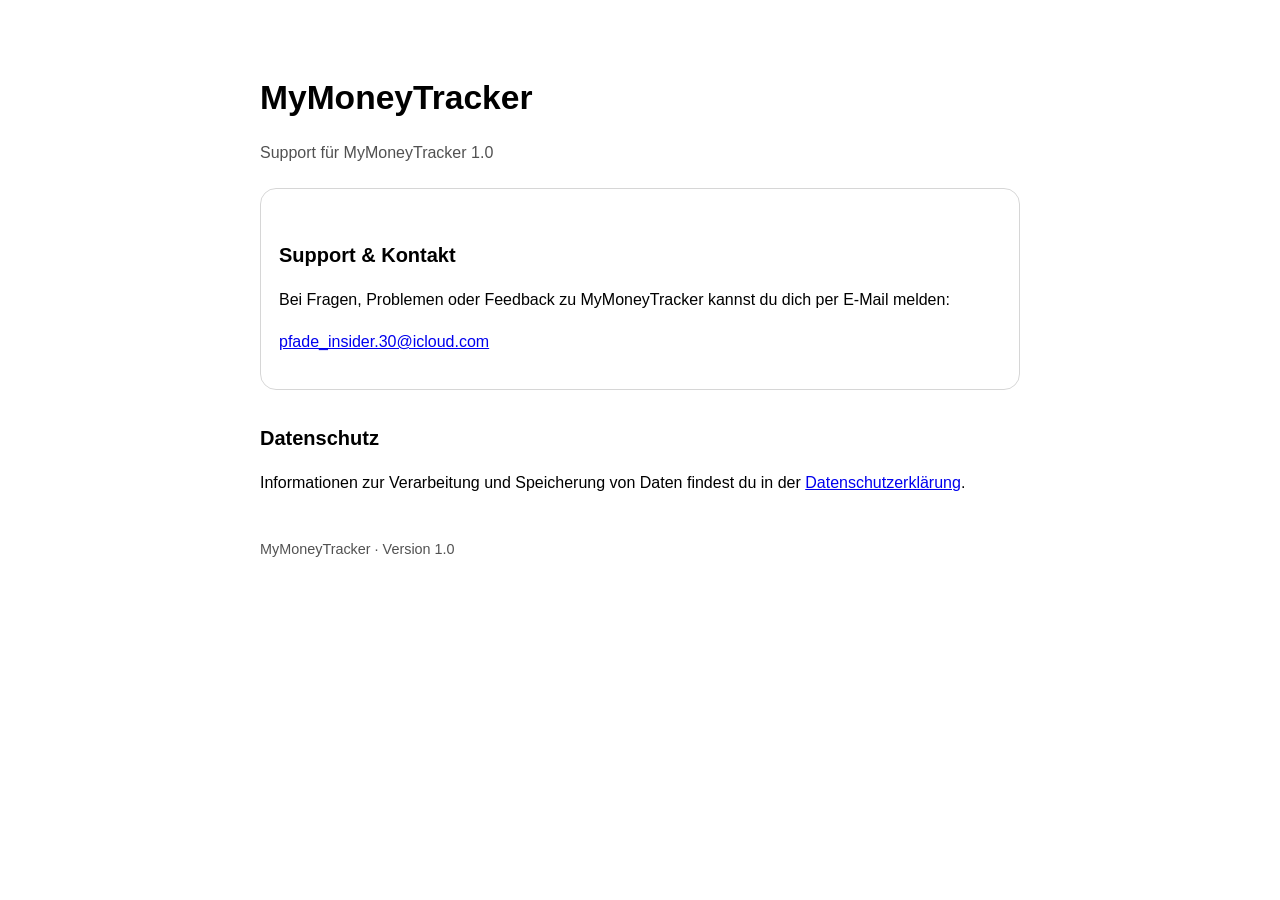
<file: index.html>
<!doctype html>
<html lang="de">
<head>
  <meta charset="utf-8">
  <meta name="viewport" content="width=device-width, initial-scale=1">
  <title>MyMoneyTracker – Support</title>
  <meta name="description" content="Support und Datenschutz für MyMoneyTracker.">
  <link rel="stylesheet" href="style.css">
</head>
<body>
<main>
  <h1>MyMoneyTracker</h1>
  <p class="muted">Support für MyMoneyTracker 1.0</p>

  <div class="card">
    <h2>Support & Kontakt</h2>
    <p>Bei Fragen, Problemen oder Feedback zu MyMoneyTracker kannst du dich per E-Mail melden:</p>
    <p><a href="mailto:pfade_insider.30@icloud.com">pfade_insider.30@icloud.com</a></p>
  </div>

  <h2>Datenschutz</h2>
  <p>Informationen zur Verarbeitung und Speicherung von Daten findest du in der
     <a href="privacy/">Datenschutzerklärung</a>.</p>

  <footer>MyMoneyTracker · Version 1.0</footer>
</main>
</body>
</html>
</file>
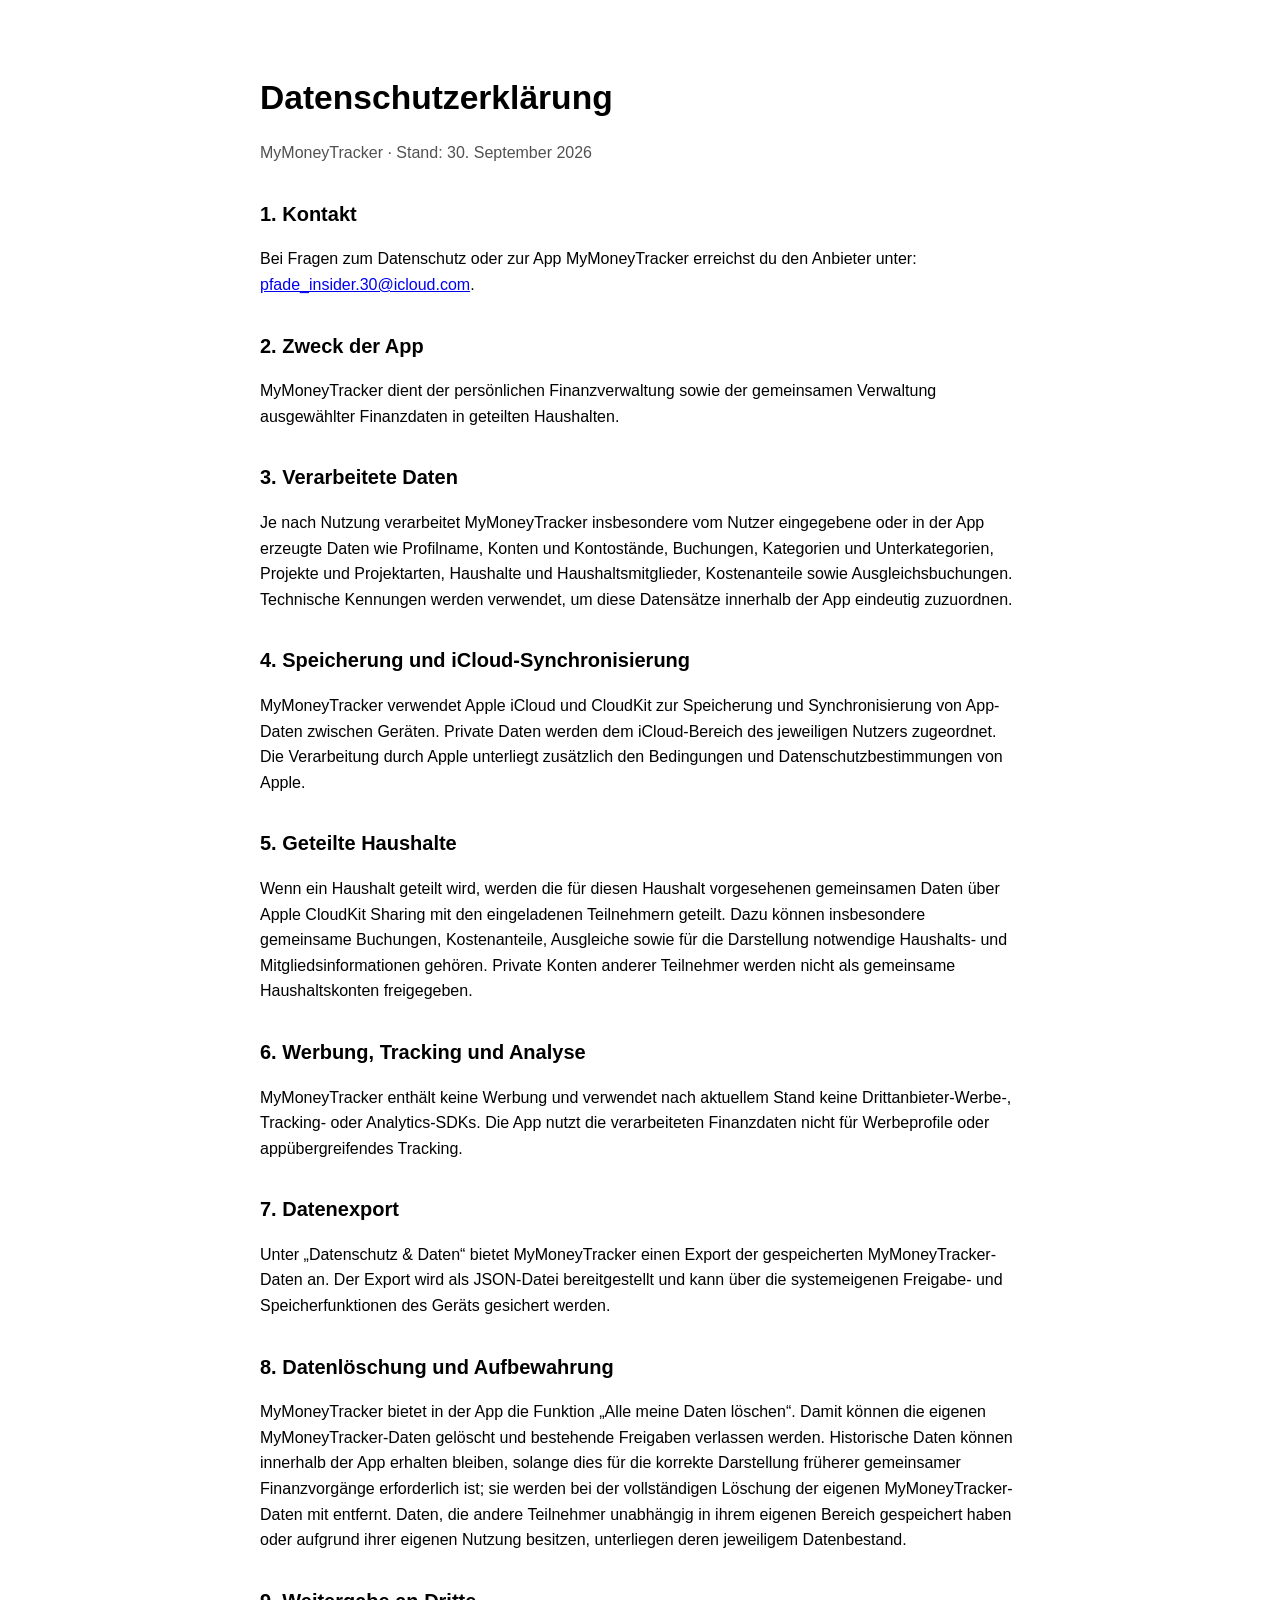
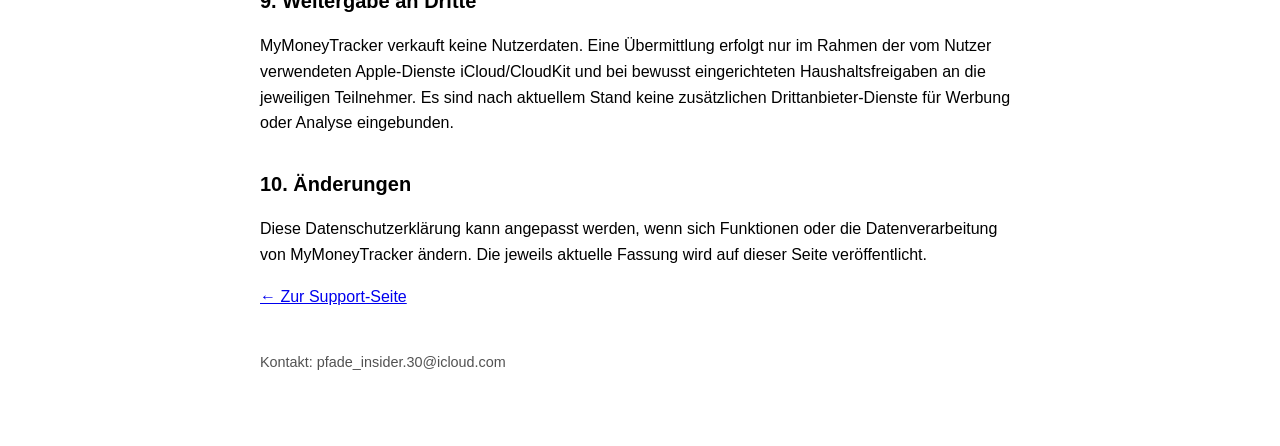
<file: privacy/index.html>
<!doctype html>
<html lang="de">
<head>
  <meta charset="utf-8">
  <meta name="viewport" content="width=device-width, initial-scale=1">
  <title>MyMoneyTracker – Datenschutzerklärung</title>
  <meta name="description" content="Datenschutzerklärung für MyMoneyTracker.">
  <link rel="stylesheet" href="../style.css">
</head>
<body>
<main>
  <h1>Datenschutzerklärung</h1>
  <p class="muted">MyMoneyTracker · Stand: 30. September 2026</p>

  <h2>1. Kontakt</h2>
  <p>Bei Fragen zum Datenschutz oder zur App MyMoneyTracker erreichst du den Anbieter unter:
     <a href="mailto:pfade_insider.30@icloud.com">pfade_insider.30@icloud.com</a>.</p>

  <h2>2. Zweck der App</h2>
  <p>MyMoneyTracker dient der persönlichen Finanzverwaltung sowie der gemeinsamen Verwaltung
     ausgewählter Finanzdaten in geteilten Haushalten.</p>

  <h2>3. Verarbeitete Daten</h2>
  <p>Je nach Nutzung verarbeitet MyMoneyTracker insbesondere vom Nutzer eingegebene oder in der
     App erzeugte Daten wie Profilname, Konten und Kontostände, Buchungen, Kategorien und
     Unterkategorien, Projekte und Projektarten, Haushalte und Haushaltsmitglieder,
     Kostenanteile sowie Ausgleichsbuchungen. Technische Kennungen werden verwendet, um diese
     Datensätze innerhalb der App eindeutig zuzuordnen.</p>

  <h2>4. Speicherung und iCloud-Synchronisierung</h2>
  <p>MyMoneyTracker verwendet Apple iCloud und CloudKit zur Speicherung und Synchronisierung
     von App-Daten zwischen Geräten. Private Daten werden dem iCloud-Bereich des jeweiligen
     Nutzers zugeordnet. Die Verarbeitung durch Apple unterliegt zusätzlich den Bedingungen
     und Datenschutzbestimmungen von Apple.</p>

  <h2>5. Geteilte Haushalte</h2>
  <p>Wenn ein Haushalt geteilt wird, werden die für diesen Haushalt vorgesehenen gemeinsamen
     Daten über Apple CloudKit Sharing mit den eingeladenen Teilnehmern geteilt. Dazu können
     insbesondere gemeinsame Buchungen, Kostenanteile, Ausgleiche sowie für die Darstellung
     notwendige Haushalts- und Mitgliedsinformationen gehören. Private Konten anderer
     Teilnehmer werden nicht als gemeinsame Haushaltskonten freigegeben.</p>

  <h2>6. Werbung, Tracking und Analyse</h2>
  <p>MyMoneyTracker enthält keine Werbung und verwendet nach aktuellem Stand keine
     Drittanbieter-Werbe-, Tracking- oder Analytics-SDKs. Die App nutzt die verarbeiteten
     Finanzdaten nicht für Werbeprofile oder appübergreifendes Tracking.</p>

  <h2>7. Datenexport</h2>
  <p>Unter „Datenschutz & Daten“ bietet MyMoneyTracker einen Export der gespeicherten
     MyMoneyTracker-Daten an. Der Export wird als JSON-Datei bereitgestellt und kann über die
     systemeigenen Freigabe- und Speicherfunktionen des Geräts gesichert werden.</p>

  <h2>8. Datenlöschung und Aufbewahrung</h2>
  <p>MyMoneyTracker bietet in der App die Funktion „Alle meine Daten löschen“. Damit können
     die eigenen MyMoneyTracker-Daten gelöscht und bestehende Freigaben verlassen werden.
     Historische Daten können innerhalb der App erhalten bleiben, solange dies für die
     korrekte Darstellung früherer gemeinsamer Finanzvorgänge erforderlich ist; sie werden
     bei der vollständigen Löschung der eigenen MyMoneyTracker-Daten mit entfernt. Daten, die
     andere Teilnehmer unabhängig in ihrem eigenen Bereich gespeichert haben oder aufgrund
     ihrer eigenen Nutzung besitzen, unterliegen deren jeweiligem Datenbestand.</p>

  <h2>9. Weitergabe an Dritte</h2>
  <p>MyMoneyTracker verkauft keine Nutzerdaten. Eine Übermittlung erfolgt nur im Rahmen der
     vom Nutzer verwendeten Apple-Dienste iCloud/CloudKit und bei bewusst eingerichteten
     Haushaltsfreigaben an die jeweiligen Teilnehmer. Es sind nach aktuellem Stand keine
     zusätzlichen Drittanbieter-Dienste für Werbung oder Analyse eingebunden.</p>

  <h2>10. Änderungen</h2>
  <p>Diese Datenschutzerklärung kann angepasst werden, wenn sich Funktionen oder die
     Datenverarbeitung von MyMoneyTracker ändern. Die jeweils aktuelle Fassung wird auf dieser
     Seite veröffentlicht.</p>

  <p><a href="../">← Zur Support-Seite</a></p>
  <footer>Kontakt: pfade_insider.30@icloud.com</footer>
</main>
</body>
</html>
</file>
<file: style.css>
:root { color-scheme: light dark; font-family: -apple-system, BlinkMacSystemFont, "Segoe UI", sans-serif; }
body { margin: 0; background: Canvas; color: CanvasText; }
main { max-width: 760px; margin: 0 auto; padding: 48px 22px 72px; line-height: 1.6; }
h1 { font-size: 2.1rem; margin-bottom: .2rem; }
h2 { margin-top: 2rem; font-size: 1.25rem; }
.muted { opacity: .68; }
.card { border: 1px solid color-mix(in srgb, CanvasText 16%, transparent); border-radius: 16px; padding: 18px; margin: 22px 0; }
a { color: LinkText; }
footer { margin-top: 42px; font-size: .9rem; opacity: .68; }
</file>
